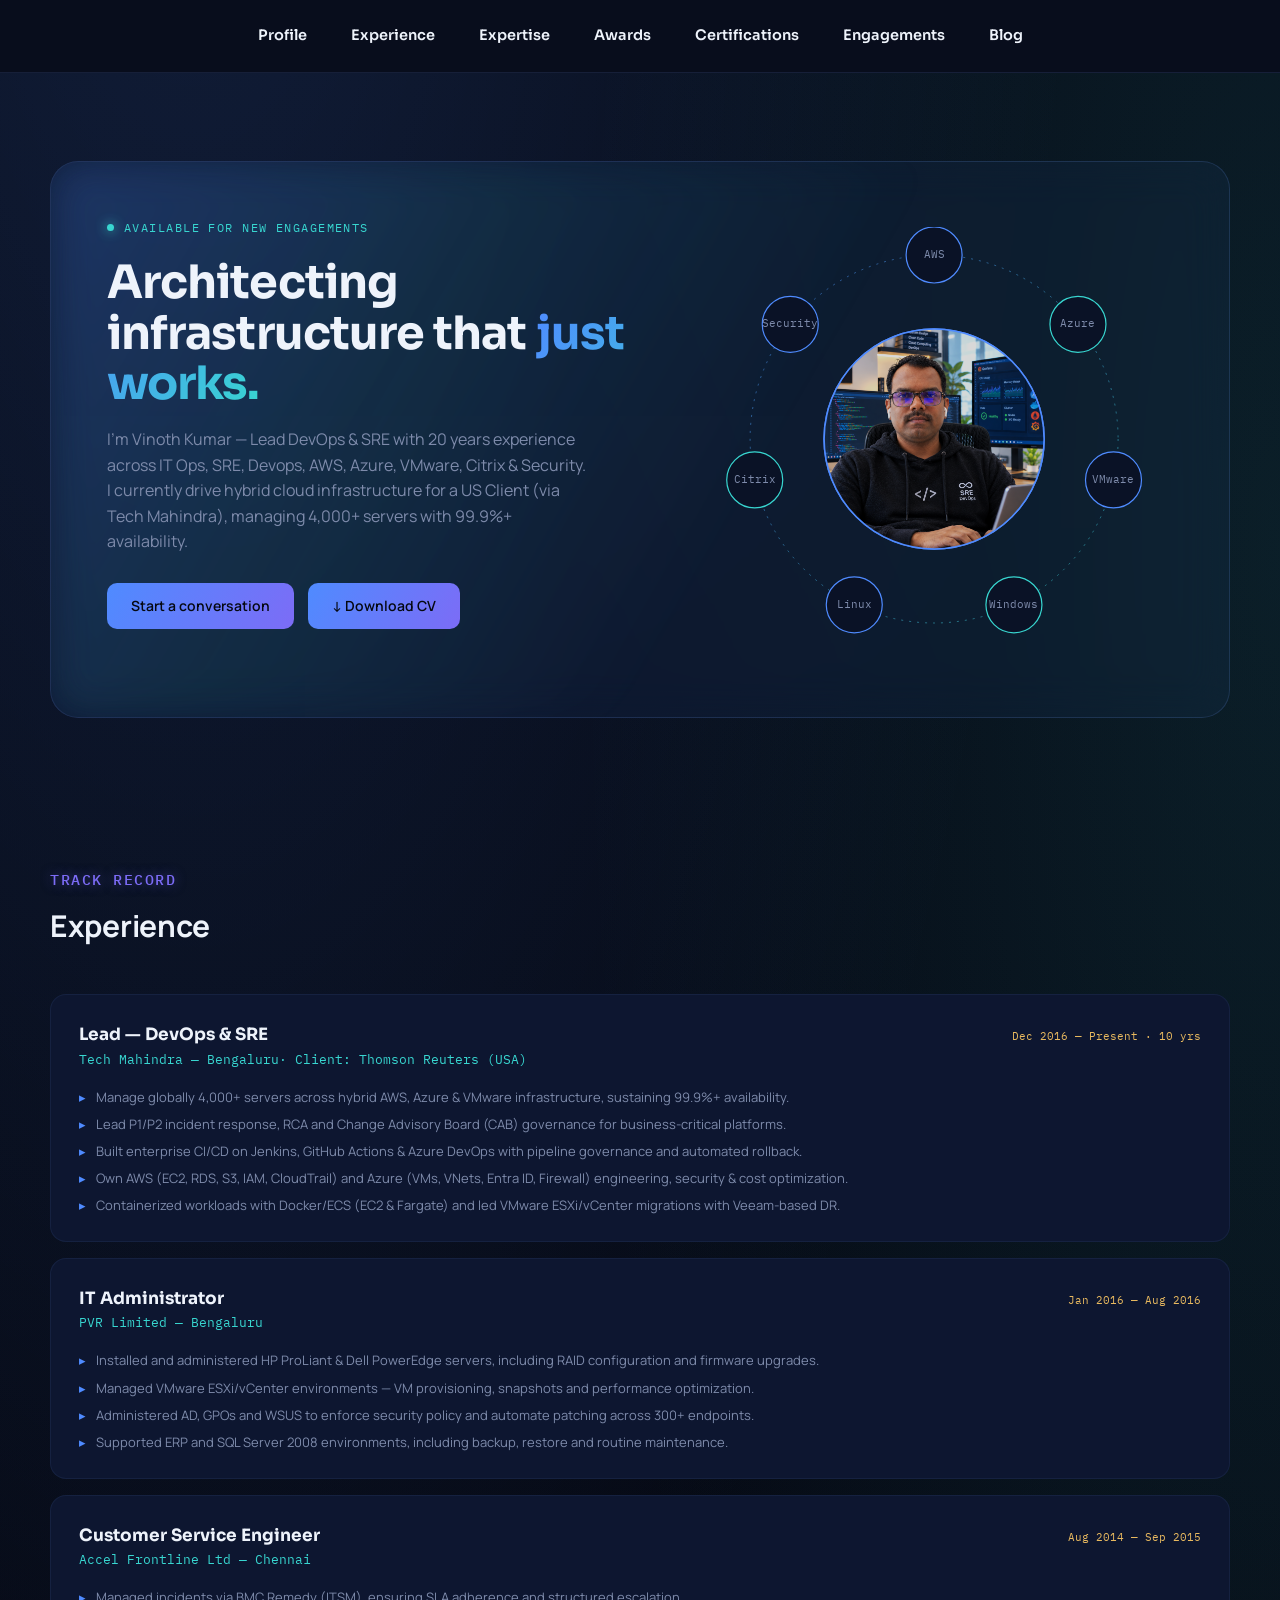
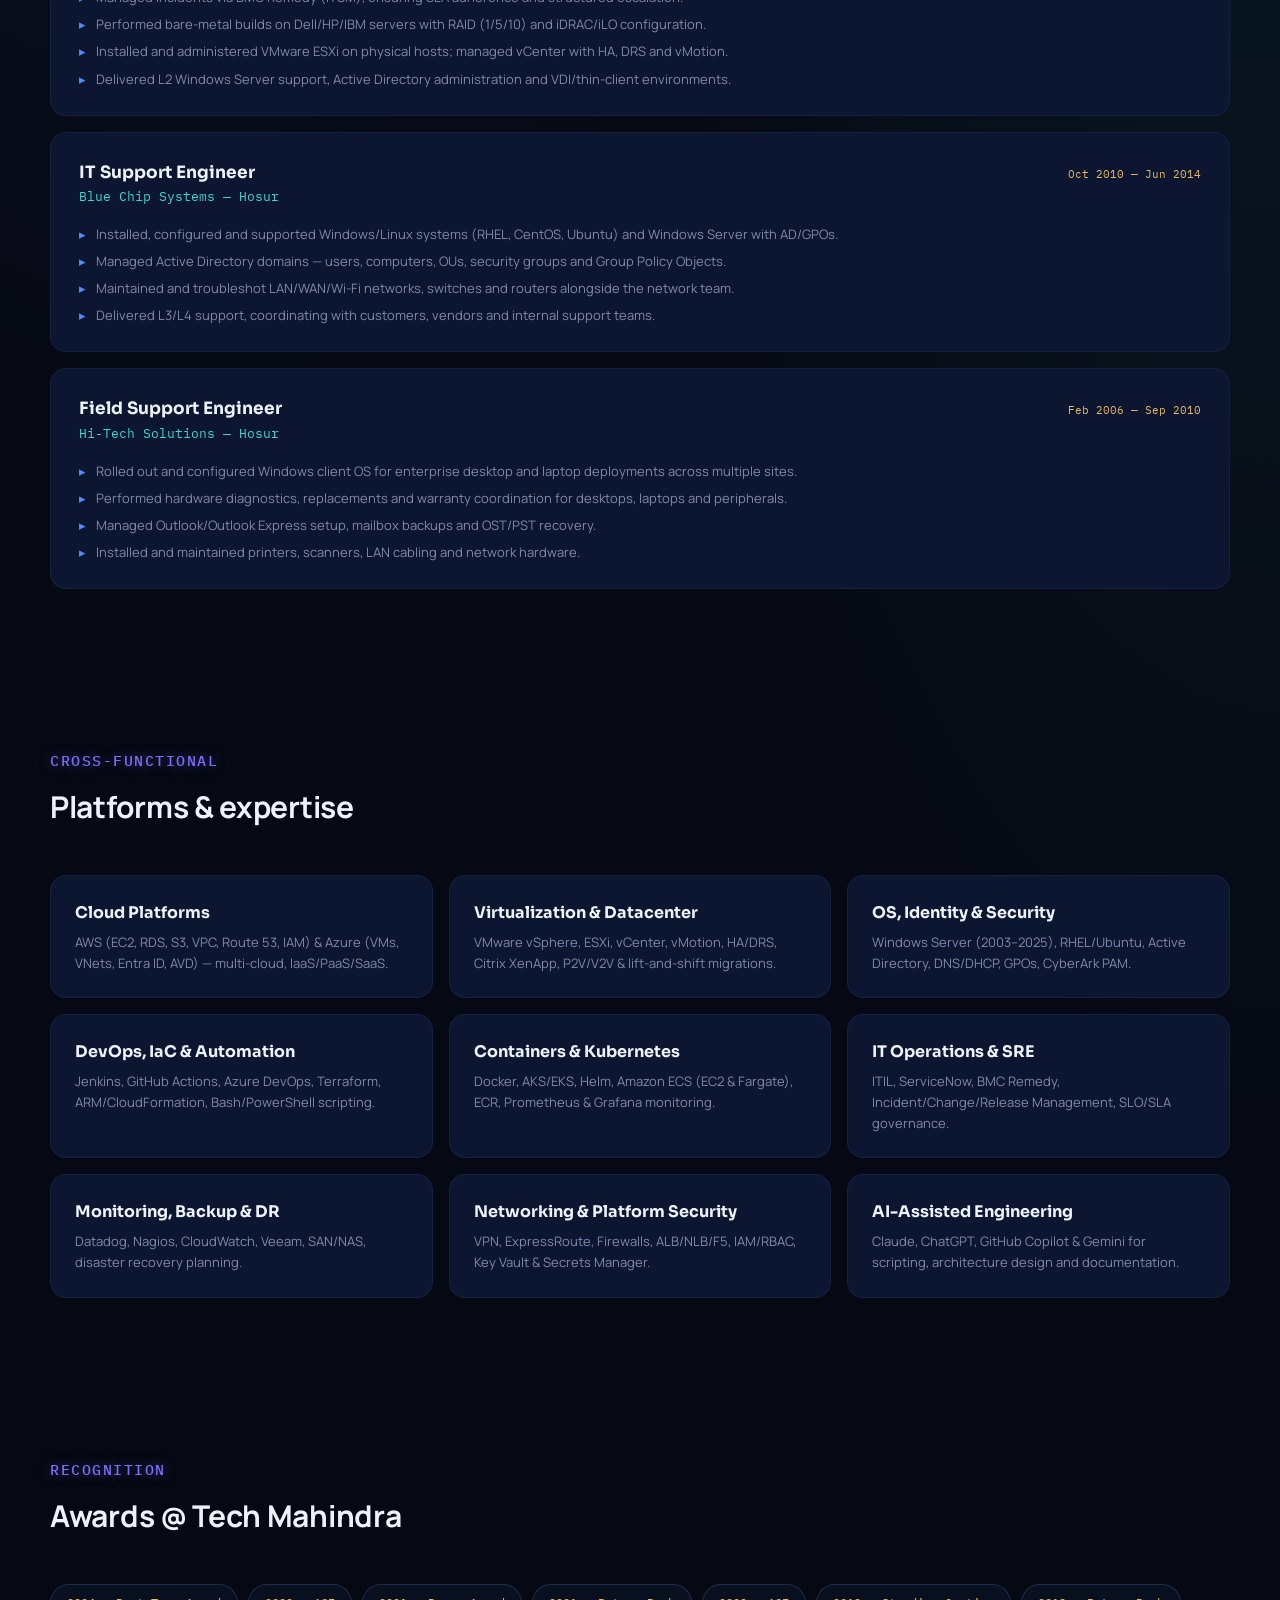
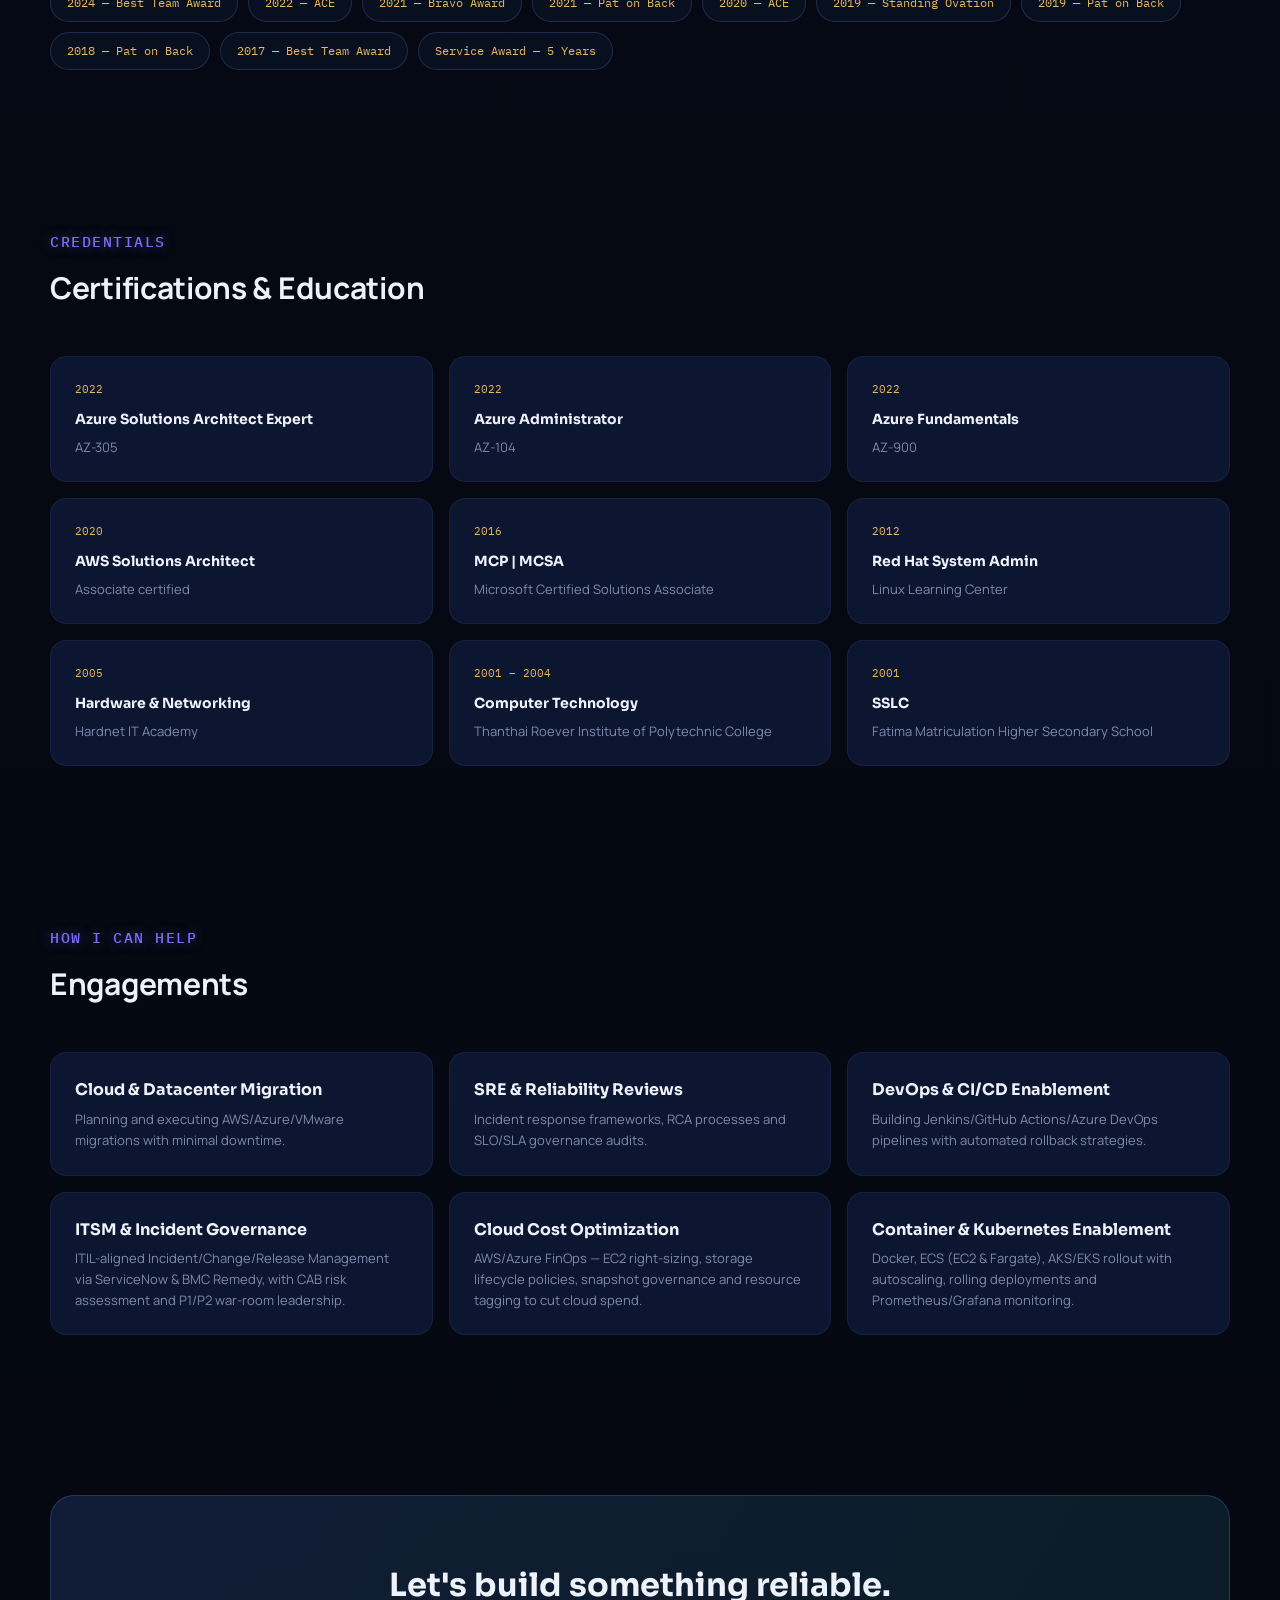
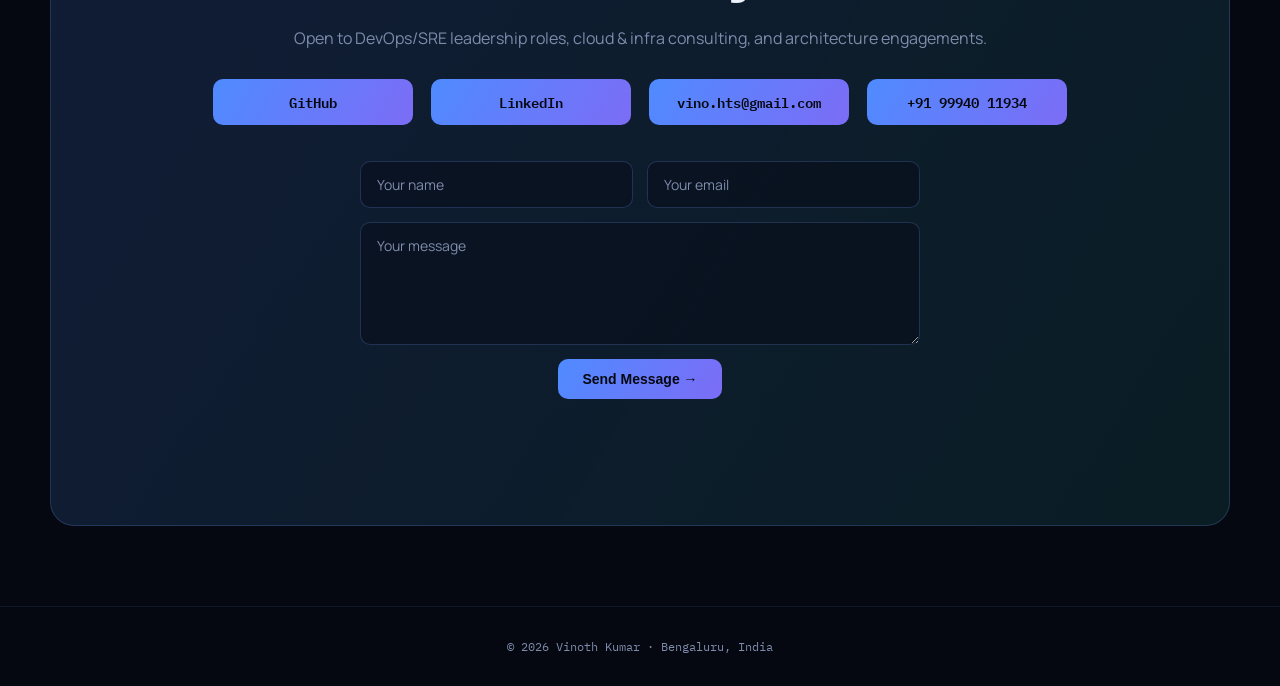
<file: index.html>
<!DOCTYPE html>
<html lang="en">
<head>
<meta charset="UTF-8">
<meta name="viewport" content="width=device-width, initial-scale=1.0">
<title>KVS-Lead DevOps & SRE | Cloud, VMware, IT Ops</title>
<link rel="preconnect" href="https://fonts.googleapis.com">
<link href="https://fonts.googleapis.com/css2?family=Sora:wght@400;600;700;800&family=Manrope:wght@400;500;600&family=IBM+Plex+Mono:wght@400;500&display=swap" rel="stylesheet">
<link rel="stylesheet" href="css/style.css">
</head>
<body>

<nav>
  <div class="wrap">
    <div class="navlinks" id="navLinks">
      <a href="#profile">Profile</a>
      <a href="#experience">Experience</a>
      <a href="#expertise">Expertise</a>
      <a href="#awards">Awards</a>
      <a href="#about">Certifications</a>
      <a href="#engagements">Engagements</a>
      <a href="blog/index.html" target="_blank" rel="noopener">Blog</a>
    </div>
    <button class="hamburger" id="hamburgerBtn" aria-label="Toggle menu" aria-expanded="false">
      <span></span><span></span><span></span>
    </button>
  </div>
</nav>

<header class="hero wrap" id="profile">
  <div class="hero-card">
    <div>
      <div class="eyebrow">Available for new engagements</div>
      <h1>Architecting infrastructure that <span class="accent">just works.</span></h1>
      <p class="hero-sub">I'm Vinoth Kumar — Lead DevOps &amp; SRE with 20 years experience across IT Ops, SRE, Devops, AWS, Azure, VMware, Citrix  &amp; Security. I currently drive hybrid cloud infrastructure for a US Client (via Tech Mahindra), managing 4,000+ servers with 99.9%+ availability.</p>
      <div class="hero-cta">
        <a class="btn-primary" href="#contact">Start a conversation</a>
        <a class="btn-primary" href="download/Lead-Devops-SRE-V20.0.pdf" target="_blank" rel="noopener" download>↓ Download CV</a>
      </div>
    </div>
    <div class="ring-wrap">
      <svg viewBox="0 0 425 425">
        <defs>
          <linearGradient id="ringGrad" x1="0" y1="0" x2="1" y2="1">
            <stop offset="0%" stop-color="#4f8bff"/>
            <stop offset="100%" stop-color="#38d6d0"/>
          </linearGradient>
        </defs>
        <circle cx="212" cy="212" r="184" fill="none" stroke="url(#ringGrad)" stroke-width="1" stroke-dasharray="2 6" opacity="0.5"/>
        <defs>
          <clipPath id="photoClip">
            <circle cx="212" cy="212" r="110"/>
          </clipPath>
        </defs>
        <circle cx="212" cy="212" r="110" fill="rgba(79,139,255,0.08)" stroke="#4f8bff" stroke-width="1.6"/>
        <image href="images/vino-05.png" x="102" y="102" width="220" height="220" clip-path="url(#photoClip)" preserveAspectRatio="xMidYMid slice"/>
        <circle cx="212" cy="212" r="110" fill="none" stroke="#4f8bff" stroke-width="1.6"/>
        <g id="orbitNodes"></g>
      </svg>
    </div>
  </div>
</header>

<section class="section wrap" id="experience">
  <div class="section-head">
    <div class="section-eyebrow">Track record</div>
    <div class="section-title">Experience</div>
  </div>
  <div class="exp-list">

    <div class="exp-item" data-reveal>
      <div class="exp-head">
        <div>
          <div class="exp-role">Lead — DevOps &amp; SRE</div>
          <div class="exp-company">Tech Mahindra — Bengaluru· Client: Thomson Reuters (USA)</div>
        </div>
        <div class="exp-dates">Dec 2016 — Present · 10 yrs</div>
      </div>
      <ul class="exp-bullets">
        <li>Manage globally 4,000+ servers across hybrid AWS, Azure &amp; VMware infrastructure, sustaining 99.9%+ availability.</li>
        <li>Lead P1/P2 incident response, RCA and Change Advisory Board (CAB) governance for business-critical platforms.</li>
        <li>Built enterprise CI/CD on Jenkins, GitHub Actions &amp; Azure DevOps with pipeline governance and automated rollback.</li>
        <li>Own AWS (EC2, RDS, S3, IAM, CloudTrail) and Azure (VMs, VNets, Entra ID, Firewall) engineering, security &amp; cost optimization.</li>
        <li>Containerized workloads with Docker/ECS (EC2 &amp; Fargate) and led VMware ESXi/vCenter migrations with Veeam-based DR.</li>
      </ul>
    </div>

    <div class="exp-item" data-reveal>
      <div class="exp-head">
        <div>
          <div class="exp-role">IT Administrator</div>
          <div class="exp-company">PVR Limited — Bengaluru</div>
        </div>
        <div class="exp-dates">Jan 2016 — Aug 2016</div>
      </div>
      <ul class="exp-bullets">
        <li>Installed and administered HP ProLiant &amp; Dell PowerEdge servers, including RAID configuration and firmware upgrades.</li>
        <li>Managed VMware ESXi/vCenter environments — VM provisioning, snapshots and performance optimization.</li>
        <li>Administered AD, GPOs and WSUS to enforce security policy and automate patching across 300+ endpoints.</li>
        <li>Supported ERP and SQL Server 2008 environments, including backup, restore and routine maintenance.</li>
      </ul>
    </div>

    <div class="exp-item" data-reveal>
      <div class="exp-head">
        <div>
          <div class="exp-role">Customer Service Engineer</div>
          <div class="exp-company">Accel Frontline Ltd — Chennai</div>
        </div>
        <div class="exp-dates">Aug 2014 — Sep 2015</div>
      </div>
      <ul class="exp-bullets">
        <li>Managed incidents via BMC Remedy (ITSM), ensuring SLA adherence and structured escalation.</li>
        <li>Performed bare-metal builds on Dell/HP/IBM servers with RAID (1/5/10) and iDRAC/iLO configuration.</li>
        <li>Installed and administered VMware ESXi on physical hosts; managed vCenter with HA, DRS and vMotion.</li>
        <li>Delivered L2 Windows Server support, Active Directory administration and VDI/thin-client environments.</li>
      </ul>
    </div>

    <div class="exp-item" data-reveal>
      <div class="exp-head">
        <div>
          <div class="exp-role">IT Support Engineer</div>
          <div class="exp-company">Blue Chip Systems — Hosur</div>
        </div>
        <div class="exp-dates">Oct 2010 — Jun 2014</div>
      </div>
      <ul class="exp-bullets">
        <li>Installed, configured and supported Windows/Linux systems (RHEL, CentOS, Ubuntu) and Windows Server with AD/GPOs.</li>
        <li>Managed Active Directory domains — users, computers, OUs, security groups and Group Policy Objects.</li>
        <li>Maintained and troubleshot LAN/WAN/Wi-Fi networks, switches and routers alongside the network team.</li>
        <li>Delivered L3/L4 support, coordinating with customers, vendors and internal support teams.</li>
      </ul>
    </div>

    <div class="exp-item" data-reveal>
      <div class="exp-head">
        <div>
          <div class="exp-role">Field Support Engineer</div>
          <div class="exp-company">Hi-Tech Solutions — Hosur</div>
        </div>
        <div class="exp-dates">Feb 2006 — Sep 2010</div>
      </div>
      <ul class="exp-bullets">
        <li>Rolled out and configured Windows client OS for enterprise desktop and laptop deployments across multiple sites.</li>
        <li>Performed hardware diagnostics, replacements and warranty coordination for desktops, laptops and peripherals.</li>
        <li>Managed Outlook/Outlook Express setup, mailbox backups and OST/PST recovery.</li>
        <li>Installed and maintained printers, scanners, LAN cabling and network hardware.</li>
      </ul>
    </div>

  </div>
</section>

<section class="section wrap" id="expertise">
  <div class="section-head">
    <div class="section-eyebrow">Cross-functional</div>
    <div class="section-title">Platforms &amp; expertise</div>
  </div>
  <div class="grid-3">
    <div class="panel" data-reveal><h3>Cloud Platforms</h3><p>AWS (EC2, RDS, S3, VPC, Route 53, IAM) &amp; Azure (VMs, VNets, Entra ID, AVD) — multi-cloud, IaaS/PaaS/SaaS.</p></div>
    <div class="panel" data-reveal><h3>Virtualization &amp; Datacenter</h3><p>VMware vSphere, ESXi, vCenter, vMotion, HA/DRS, Citrix XenApp, P2V/V2V &amp; lift-and-shift migrations.</p></div>
    <div class="panel" data-reveal><h3>OS, Identity &amp; Security</h3><p>Windows Server (2003–2025), RHEL/Ubuntu, Active Directory, DNS/DHCP, GPOs, CyberArk PAM.</p></div>
    <div class="panel" data-reveal><h3>DevOps, IaC &amp; Automation</h3><p>Jenkins, GitHub Actions, Azure DevOps, Terraform, ARM/CloudFormation, Bash/PowerShell scripting.</p></div>
    <div class="panel" data-reveal><h3>Containers &amp; Kubernetes</h3><p>Docker, AKS/EKS, Helm, Amazon ECS (EC2 &amp; Fargate), ECR, Prometheus &amp; Grafana monitoring.</p></div>
    <div class="panel" data-reveal><h3>IT Operations &amp; SRE</h3><p>ITIL, ServiceNow, BMC Remedy, Incident/Change/Release Management, SLO/SLA governance.</p></div>
    <div class="panel" data-reveal><h3>Monitoring, Backup &amp; DR</h3><p>Datadog, Nagios, CloudWatch, Veeam, SAN/NAS, disaster recovery planning.</p></div>
    <div class="panel" data-reveal><h3>Networking &amp; Platform Security</h3><p>VPN, ExpressRoute, Firewalls, ALB/NLB/F5, IAM/RBAC, Key Vault &amp; Secrets Manager.</p></div>
    <div class="panel" data-reveal><h3>AI-Assisted Engineering</h3><p>Claude, ChatGPT, GitHub Copilot &amp; Gemini for scripting, architecture design and documentation.</p></div>
  </div>
</section>

<section class="section wrap" id="awards">
  <div class="section-head">
    <div class="section-eyebrow">Recognition</div>
    <div class="section-title">Awards @ Tech Mahindra</div>
  </div>
  <div class="badges" data-reveal>
    <span class="badge">2024 — Best Team Award</span>
    <span class="badge">2022 — ACE</span>
    <span class="badge">2021 — Bravo Award</span>
    <span class="badge">2021 — Pat on Back</span>
    <span class="badge">2020 — ACE</span>
    <span class="badge">2019 — Standing Ovation</span>
    <span class="badge">2019 — Pat on Back</span>
    <span class="badge">2018 — Pat on Back</span>
    <span class="badge">2017 — Best Team Award</span>
    <span class="badge">Service Award — 5 Years</span>
  </div>
</section>

<section class="section wrap" id="about">
  <div class="section-head">
    <div class="section-eyebrow">Credentials</div>
    <div class="section-title">Certifications &amp; Education</div>
  </div>
  <div class="grid-3">
    <div class="panel" data-reveal><span class="tag">2022</span><h3 style="font-size:14px;">Azure Solutions Architect Expert</h3><p>AZ-305</p></div>
    <div class="panel" data-reveal><span class="tag">2022</span><h3 style="font-size:14px;">Azure Administrator</h3><p>AZ-104</p></div>
    <div class="panel" data-reveal><span class="tag">2022</span><h3 style="font-size:14px;">Azure Fundamentals</h3><p>AZ-900</p></div>
    <div class="panel" data-reveal><span class="tag">2020</span><h3 style="font-size:14px;">AWS Solutions Architect</h3><p>Associate certified</p></div>
    <div class="panel" data-reveal><span class="tag">2016</span><h3 style="font-size:14px;">MCP | MCSA</h3><p>Microsoft Certified Solutions Associate</p></div>
    <div class="panel" data-reveal><span class="tag">2012</span><h3 style="font-size:14px;">Red Hat System Admin</h3><p>Linux Learning Center</p></div>
    <div class="panel" data-reveal><span class="tag">2005</span><h3 style="font-size:14px;">Hardware &amp; Networking</h3><p>Hardnet IT Academy</p></div>
    <div class="panel" data-reveal><span class="tag">2001 – 2004</span><h3 style="font-size:14px;">Computer Technology</h3><p>Thanthai Roever Institute of Polytechnic College</p></div>
    <div class="panel" data-reveal><span class="tag">2001</span><h3 style="font-size:14px;">SSLC</h3><p>Fatima Matriculation Higher Secondary School</p></div>
  </div>
</section>

<section class="section wrap" id="engagements">
  <div class="section-head">
    <div class="section-eyebrow">How I can help</div>
    <div class="section-title">Engagements</div>
  </div>
  <div class="grid-3">
    <div class="panel" data-reveal><h3>Cloud &amp; Datacenter Migration</h3><p>Planning and executing AWS/Azure/VMware migrations with minimal downtime.</p></div>
    <div class="panel" data-reveal><h3>SRE &amp; Reliability Reviews</h3><p>Incident response frameworks, RCA processes and SLO/SLA governance audits.</p></div>
    <div class="panel" data-reveal><h3>DevOps &amp; CI/CD Enablement</h3><p>Building Jenkins/GitHub Actions/Azure DevOps pipelines with automated rollback strategies.</p></div>
    <div class="panel" data-reveal><h3>ITSM &amp; Incident Governance</h3><p>ITIL-aligned Incident/Change/Release Management via ServiceNow &amp; BMC Remedy, with CAB risk assessment and P1/P2 war-room leadership.</p></div>
    <div class="panel" data-reveal><h3>Cloud Cost Optimization</h3><p>AWS/Azure FinOps — EC2 right-sizing, storage lifecycle policies, snapshot governance and resource tagging to cut cloud spend.</p></div>
    <div class="panel" data-reveal><h3>Container &amp; Kubernetes Enablement</h3><p>Docker, ECS (EC2 &amp; Fargate), AKS/EKS rollout with autoscaling, rolling deployments and Prometheus/Grafana monitoring.</p></div>
  </div>
</section>

<section class="section wrap" id="contact">
  <div class="cta-band" data-reveal>
    <h2>Let's build something reliable.</h2>
    <p>Open to DevOps/SRE leadership roles, cloud &amp; infra consulting, and architecture engagements.</p>

    <div class="contact-boxes">
      <a class="contact-box" href="https://github.com/vinohts/" target="_blank" rel="noopener">GitHub</a>
      <a class="contact-box" href="https://www.linkedin.com/in/vinothkumar-shanmugam-6165664b/" target="_blank" rel="noopener">LinkedIn</a>
      <a class="contact-box" href="mailto:vino.hts@gmail.com">vino.hts@gmail.com</a>
      <a class="contact-box" href="tel:+919994011934">+91 99940 11934</a>
    </div>

    <form class="contact-form" id="contactForm" action="contact.php" method="POST">
      <div class="form-row">
        <input type="text" name="name" id="name" placeholder="Your name" required>
        <input type="email" name="email" id="email" placeholder="Your email" required>
      </div>
      <textarea name="message" id="message" rows="5" placeholder="Your message" required></textarea>
      <button type="submit" class="btn-primary form-submit">Send Message →</button>
      <p class="form-status" id="formStatus"></p>
    </form>
  </div>
</section>

<footer>© <span id="year"></span> Vinoth Kumar · Bengaluru, India</footer>



<script src="js/script.js"></script>
</body>
</html>
</file>
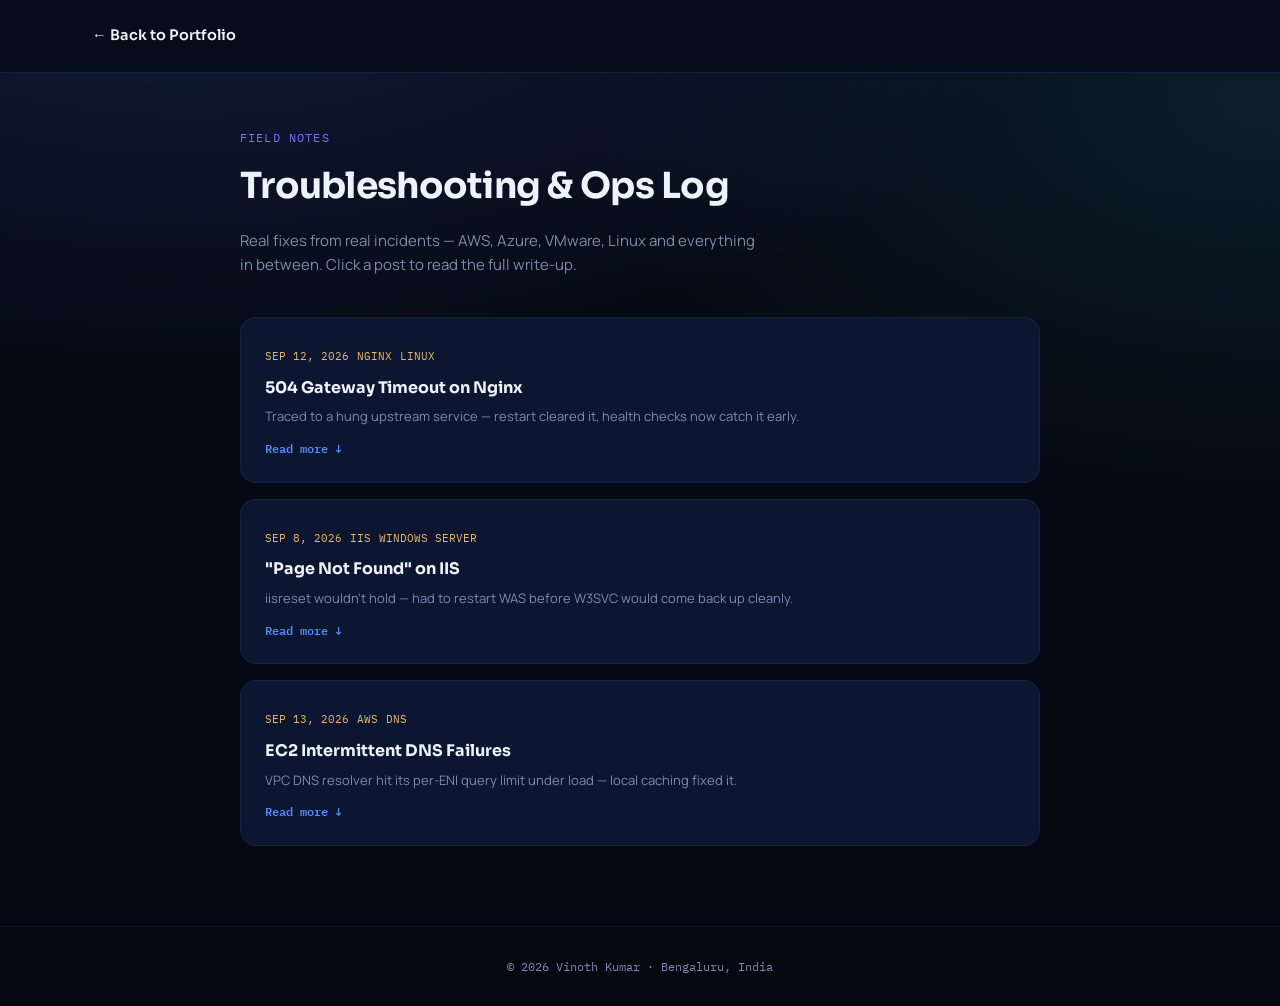
<file: blog/index.html>
<!DOCTYPE html>
<html lang="en">
<head>
<meta charset="UTF-8">
<meta name="viewport" content="width=device-width, initial-scale=1.0">
<title>Blog — Vinoth Kumar | DevOps &amp; SRE Troubleshooting Notes</title>
<link rel="preconnect" href="https://fonts.googleapis.com">
<link href="https://fonts.googleapis.com/css2?family=Sora:wght@400;600;700;800&family=Manrope:wght@400;500;600&family=IBM+Plex+Mono:wght@400;500&display=swap" rel="stylesheet">
<style>
  /* ===== Self-contained styles — same design tokens as the main site ===== */
  :root{
    --bg: #060a16;
    --panel: #0d1630;
    --glass: rgba(79,139,255,0.06);
    --blue: #4f8bff;
    --cyan: #38d6d0;
    --indigo: #7c6cf6;
    --gold: #e8b95f;
    --text: #eef3fb;
    --muted: #7e8bab;
    --mono: 'IBM Plex Mono', monospace;
  }
  *{box-sizing:border-box; margin:0; padding:0;}
  html{scroll-behavior:smooth;}
  body{
    background:
      radial-gradient(ellipse 70% 45% at 15% -8%, rgba(79,139,255,0.16), transparent),
      radial-gradient(ellipse 55% 40% at 100% 10%, rgba(56,214,208,0.10), transparent),
      linear-gradient(180deg, #060a16 0%, #050810 100%);
    color: var(--text);
    font-family:'Manrope', sans-serif;
    line-height:1.6;
  }
  a{color:inherit; text-decoration:none;}
  h1,h2,h3{font-family:'Sora', sans-serif;}
  .wrap{max-width:800px; margin:0 auto; padding:0 24px;}

  nav{
    position:sticky; top:0; z-index:50;
    background:#080d1c; border-bottom:1px solid rgba(120,160,255,0.12);
  }
  nav .wrap{ max-width:1180px; display:flex; align-items:center; height:72px; }
  nav a{
    font-family:'Sora', sans-serif; font-weight:600; font-size:14.5px; color:var(--text);
    padding:9px 18px; border-radius:10px; transition: background .25s, box-shadow .25s;
  }
  nav a:hover{
    background: linear-gradient(120deg, rgba(79,139,255,0.22), rgba(124,108,246,0.22));
    box-shadow: 0 4px 18px rgba(79,139,255,0.35);
  }

  .blog-hero{ padding:56px 0 30px; }
  .section-eyebrow{
    font-family:var(--mono); font-size:11.5px; color:var(--indigo); letter-spacing:0.1em;
    text-transform:uppercase; margin-bottom:10px;
  }
  .blog-hero h1{ font-weight:700; font-size:36px; letter-spacing:-0.02em; margin-bottom:14px; }
  .blog-hero p{ color:var(--muted); font-size:15px; max-width:520px; }

  .blog-posts{ padding:10px 0 80px; display:flex; flex-direction:column; gap:16px; }

  /* ===== identical box design to the main site's .panel ===== */
  .panel{
    background: var(--panel); border:1px solid rgba(120,160,255,0.08); border-radius:16px;
    padding:24px; cursor:pointer; transition: border-color .25s, transform .25s;
  }
  .panel:hover{ border-color:rgba(79,139,255,0.35); transform:translateY(-3px); }
  .panel .tag{
    font-family:var(--mono); font-size:10.5px; color:var(--gold); margin-bottom:10px; display:inline-block;
    margin-right:8px;
  }
  .panel h3{ font-size:16px; margin-bottom:6px; }
  .panel p{ font-size:13px; color:var(--muted); }

  .post-body{
    max-height:0; overflow:hidden; opacity:0;
    transition: max-height .4s ease, opacity .3s ease, margin-top .3s ease;
  }
  .panel.expanded .post-body{ max-height:2000px; opacity:1; margin-top:14px; }
  .post-body p{ font-size:14px; color:var(--muted); margin-bottom:12px; line-height:1.6; }
  .post-body p strong{ color:var(--text); }
  .post-steps{ list-style:none; margin:0 0 12px; padding:0; display:flex; flex-direction:column; gap:7px; }
  .post-steps li{ position:relative; padding-left:18px; color:var(--muted); font-size:13.5px; line-height:1.6; }
  .post-steps li::before{ content:'▸'; position:absolute; left:0; top:0; color:var(--blue); }
  .panel code{
    font-family:var(--mono); font-size:12px; background:rgba(6,10,22,0.5);
    padding:2px 6px; border-radius:4px; color:var(--cyan);
  }
  .post-toggle{
    display:block; margin-top:12px; font-family:var(--mono); font-size:11.5px;
    color:var(--blue); font-weight:600;
  }
  .toggle-less{ display:none; }
  .panel.expanded .toggle-more{ display:none; }
  .panel.expanded .toggle-less{ display:inline; color:var(--cyan); }

  footer{
    border-top:1px solid rgba(120,160,255,0.1); padding:30px 0; text-align:center;
    color:var(--muted); font-size:12px; font-family:var(--mono);
  }

  @media(max-width:600px){
    .blog-hero h1{ font-size:26px; }
    .panel{ padding:20px; }
  }
</style>
</head>
<body>

<nav>
  <div class="wrap">
    <a href="../index.html">← Back to Portfolio</a>
  </div>
</nav>

<header class="blog-hero wrap">
  <div class="section-eyebrow">Field notes</div>
  <h1>Troubleshooting &amp; Ops Log</h1>
  <p>Real fixes from real incidents — AWS, Azure, VMware, Linux and everything in between. Click a post to read the full write-up.</p>
</header>

<main class="wrap blog-posts">

  <div class="panel" id="post-nginx-504-gateway" onclick="this.classList.toggle('expanded')">
    <span class="tag">SEP 12, 2026</span><span class="tag">NGINX</span><span class="tag">LINUX</span>
    <h3>504 Gateway Timeout on Nginx</h3>
    <p>Traced to a hung upstream service — restart cleared it, health checks now catch it early.</p>

    <div class="post-body">
      <p><strong>Symptom:</strong> Users started hitting <code>504 Gateway Timeout</code> errors intermittently on a production web app fronted by Nginx. No deployments had gone out recently, and the errors weren't consistent — some requests succeeded, others timed out after ~60 seconds.</p>
      <p><strong>Root cause:</strong> Nginx was acting as a reverse proxy to an upstream application service. The upstream service had entered a degraded state — its worker processes were alive but no longer accepting new connections, likely due to a connection pool exhaustion issue on the app side. Nginx correctly waited for a response, hit its <code>proxy_read_timeout</code>, and returned a 504 to the client.</p>
      <p><strong>Fix:</strong></p>
      <ul class="post-steps">
        <li>Confirmed Nginx's error log (<code>/var/log/nginx/error.log</code>) showed repeated <code>upstream timed out</code> entries, ruling out Nginx config as the cause.</li>
        <li>Checked the upstream service with <code>systemctl status app-service</code> — process was running but not responding.</li>
        <li>Restarted the hung upstream service: <code>systemctl restart app-service</code>, clearing the stuck connections.</li>
        <li>Reloaded Nginx (<code>systemctl reload nginx</code>) to drop any queued requests pointed at the old worker.</li>
        <li>Lowered <code>proxy_read_timeout</code> and enabled active health checks on the upstream block.</li>
      </ul>
      <p><strong>Result:</strong> 504 errors stopped immediately. Added a monitoring alert on upstream response latency to catch this before it reaches users next time.</p>
    </div>
    <span class="post-toggle"><span class="toggle-more">Read more ↓</span><span class="toggle-less">Show less ↑</span></span>
  </div>

  <div class="panel" id="post-iis-was-restart" onclick="this.classList.toggle('expanded')">
    <span class="tag">SEP 8, 2026</span><span class="tag">IIS</span><span class="tag">WINDOWS SERVER</span>
    <h3>"Page Not Found" on IIS</h3>
    <p>iisreset wouldn't hold — had to restart WAS before W3SVC would come back up cleanly.</p>

    <div class="post-body">
      <p><strong>Symptom:</strong> A Windows Server-hosted site started throwing <strong>HTTP 404 — Page Not Found</strong> for every request, including static content that hadn't changed in months. A straightforward <code>iisreset</code> did not resolve it — the site came back up briefly, then failed again within seconds.</p>
      <p><strong>Root cause:</strong> IIS's World Wide Web Publishing Service (W3SVC) depends on the <strong>Windows Process Activation Service (WAS)</strong> to manage application pools and worker processes. WAS itself had entered a stopped/faulted state, likely due to a corrupted application pool configuration change made earlier that day.</p>
      <p><strong>Fix:</strong></p>
      <ul class="post-steps">
        <li>Checked Windows Services (<code>services.msc</code>) and confirmed both W3SVC and WAS were in a stopped/erratic state.</li>
        <li>Stopped both services manually and explicitly, one at a time — instead of a blanket <code>iisreset</code>.</li>
        <li>Started <strong>WAS first</strong>, since W3SVC depends on it being healthy.</li>
        <li>Once WAS reported "Running," started <strong>W3SVC</strong> next.</li>
        <li>Verified the affected application pool had recycled cleanly in IIS Manager before testing the site.</li>
      </ul>
      <p><strong>Result:</strong> Site came back up immediately and stayed stable. Lesson: when <code>iisreset</code> doesn't hold, check WAS specifically — the dependency order (WAS → W3SVC) matters.</p>
    </div>
    <span class="post-toggle"><span class="toggle-more">Read more ↓</span><span class="toggle-less">Show less ↑</span></span>
  </div>

  <div class="panel" id="post-example-dns-timeout" onclick="this.classList.toggle('expanded')">
    <span class="tag">SEP 13, 2026</span><span class="tag">AWS</span><span class="tag">DNS</span>
    <h3>EC2 Intermittent DNS Failures</h3>
    <p>VPC DNS resolver hit its per-ENI query limit under load — local caching fixed it.</p>

    <div class="post-body">
      <p><strong>Symptom:</strong> A subset of EC2 instances in a private subnet began failing outbound DNS lookups intermittently, causing application timeouts during peak traffic.</p>
      <p><strong>Root cause:</strong> VPC DNS resolver was hitting the default 1024 packets/sec per-ENI limit under high concurrent lookup volume, silently dropping excess queries.</p>
      <p><strong>Fix:</strong></p>
      <ul class="post-steps">
        <li>Deployed a local DNS caching layer (<code>dnsmasq</code> or <code>systemd-resolved</code>) on affected instances to reduce upstream query volume.</li>
        <li>Split high-traffic services across multiple ENIs to distribute DNS query load.</li>
        <li>Added CloudWatch alarms on VPC DNS query metrics to catch this proactively going forward.</li>
      </ul>
      <p><strong>Result:</strong> Timeout errors dropped to zero after rollout; verified over a full week of peak traffic cycles.</p>
    </div>
    <span class="post-toggle"><span class="toggle-more">Read more ↓</span><span class="toggle-less">Show less ↑</span></span>
  </div>

  <!-- ============================================= -->
  <!-- NEW POST TEMPLATE — copy this whole div.panel   -->
  <!-- block for every new post. Paste new posts as    -->
  <!-- the FIRST box here so newest stays at the top.  -->
  <!-- ============================================= -->

</main>

<footer>© <span id="year"></span> Vinoth Kumar · Bengaluru, India</footer>

<script>
  document.getElementById('year').textContent = new Date().getFullYear();
</script>
</body>
</html>
</file>
<file: css/style.css>
:root{
    --bg: #060a16;
    --bg-alt: #0a1226;
    --panel: #0d1630;
    --glass: rgba(79,139,255,0.06);
    --glass-border: rgba(120,160,255,0.16);
    --blue: #4f8bff;
    --cyan: #38d6d0;
    --indigo: #7c6cf6;
    --gold: #e8b95f;
    --text: #eef3fb;
    --muted: #7e8bab;
    --mono: 'IBM Plex Mono', monospace;
  }
  *{box-sizing:border-box; margin:0; padding:0;}
  html{scroll-behavior:smooth;}
  body{
    background:
      radial-gradient(ellipse 70% 45% at 15% -8%, rgba(79,139,255,0.16), transparent),
      radial-gradient(ellipse 55% 40% at 100% 10%, rgba(56,214,208,0.10), transparent),
      linear-gradient(180deg, #060a16 0%, #050810 100%);
    color: var(--text);
    font-family:'Manrope', sans-serif;
    line-height:1.6;
    overflow-x:hidden;
  }
  a{color:inherit; text-decoration:none;}
  .wrap{max-width:1180px; margin:0 auto; padding:0 32px;}
  h1,h2,h3,h4{font-family:'Sora', sans-serif;}

  /* NAV — solid, no blur, so the hero glass card reads as the special moment */
  nav{
    position:sticky; top:0; z-index:50;
    background: #080d1c;
    border-bottom:1px solid rgba(120,160,255,0.12);
  }
  nav .wrap{
    display:grid;
    grid-template-columns: 1fr auto 1fr;
    align-items:center;
    height:72px;
  }
  .navlinks{
    grid-column: 2;
    justify-self:center;
    display:flex; gap:6px; font-family:'Sora', sans-serif; font-size:14.5px; font-weight:600;
    color:var(--text);
  }
  .navlinks a{
    padding:9px 18px; border-radius:10px; border:1px solid transparent;
    transition: color .25s, background .25s, border-color .25s, box-shadow .25s, transform .25s;
  }
  .navlinks a:hover{
    color:var(--text);
    background: linear-gradient(120deg, rgba(79,139,255,0.22), rgba(124,108,246,0.22));
    border-color: rgba(120,160,255,0.4);
    box-shadow: 0 4px 18px rgba(79,139,255,0.35);
    transform: translateY(-1px);
  }
  .cv-btn{
    grid-column: 3;
    justify-self:end;
    font-family:var(--mono); font-size:12px; padding:9px 18px; border-radius:8px;
    background: linear-gradient(120deg, var(--blue), var(--indigo)); color:#050810; font-weight:600;
    transition: filter .2s;
  }
  .cv-btn:hover{filter:brightness(1.12);}

  /* hamburger button — hidden on desktop, shown only on mobile */
  .hamburger{
    display:none; flex-direction:column; justify-content:center; gap:5px;
    width:32px; height:32px; background:none; border:none; cursor:pointer; padding:0;
  }
  .hamburger span{
    display:block; width:100%; height:2px; background:var(--text); border-radius:2px;
    transition: transform .25s ease, opacity .25s ease;
  }
  .hamburger.open span:nth-child(1){ transform: translateY(7px) rotate(45deg); }
  .hamburger.open span:nth-child(2){ opacity:0; }
  .hamburger.open span:nth-child(3){ transform: translateY(-7px) rotate(-45deg); }

  /* HERO — this is where glassmorphism + gradient concentrate */
  .hero{padding:88px 0 70px;}
  .hero-card{
    background: var(--glass);
    backdrop-filter: blur(22px);
    border: 1px solid var(--glass-border);
    border-radius: 28px;
    padding: 56px;
    position: relative;
    overflow: hidden;
    display:grid; grid-template-columns:1.15fr 1fr; gap:40px; align-items:center;
  }
  .hero-card::before{
    content:''; position:absolute; inset:-2px; z-index:-1; border-radius:28px;
    background: linear-gradient(120deg, rgba(79,139,255,0.35), rgba(56,214,208,0.15), transparent 60%);
    opacity:0.6; filter: blur(20px);
  }

  .eyebrow{
    font-family:var(--mono); font-size:12px; color:var(--cyan); letter-spacing:0.12em;
    text-transform:uppercase; display:flex; align-items:center; gap:10px; margin-bottom:20px;
  }
  .eyebrow::before{content:''; width:7px; height:7px; border-radius:50%; background:var(--cyan); box-shadow:0 0 12px var(--cyan); animation:pulse 2s infinite;}
  @keyframes pulse{0%,100%{opacity:1;} 50%{opacity:0.4;}}

  /* orbit animation for the platform circles around the center KVS circle */
  @keyframes orbit{
    from{ transform: rotate(0deg); }
    to{ transform: rotate(360deg); }
  }
  @keyframes counter-orbit{
    from{ transform: rotate(0deg); }
    to{ transform: rotate(-360deg); }
  }
  /* pause the orbit on hover so labels are easy to read */
  .ring-wrap:hover .orbit-node,
  .ring-wrap:hover .orbit-counter{
    animation-play-state: paused;
  }

  h1{font-weight:700; font-size:46px; line-height:1.1; letter-spacing:-0.02em; margin-bottom:18px;}
  h1 .accent{background:linear-gradient(120deg, var(--blue), var(--cyan)); -webkit-background-clip:text; background-clip:text; color:transparent;}
  .hero-sub{color:var(--muted); font-size:16px; max-width:480px; margin-bottom:28px;}
  .hero-cta{display:flex; gap:14px; margin-bottom:32px;}
  .btn-primary{
    background: linear-gradient(120deg, var(--blue), var(--indigo)); color:#050810; font-weight:600;
    padding:12px 24px; border-radius:10px; font-size:14px; transition: transform .2s, box-shadow .2s;
  }
  .btn-primary:hover{transform:translateY(-2px); box-shadow:0 10px 30px rgba(79,139,255,0.35);}
  .btn-ghost{
    padding:12px 24px; border-radius:10px; font-size:14px; border:1px solid rgba(120,160,255,0.22); transition:all .2s;
  }
  .btn-ghost:hover{border-color:var(--blue);}
  .socials{display:flex; gap:35px; font-family:var(--mono); font-size:14px; font-weight:500; color:var(--muted);}
  .socials a:hover{color:var(--cyan);}

  /* signature portrait ring — replaces network diagram, still same idea: platforms orbiting */
  .ring-wrap{position:relative; height:425px; display:flex; align-items:center; justify-content:center;}
  .ring-wrap svg{width:100%; height:100%;}
  .platform-label{font-family:var(--mono); font-size:10.5px; fill:var(--muted);}

  /* SECTIONS — mostly solid panels, no blur; glass reserved for hero + one CTA */
  .section{padding:80px 0;}
  .section-head{margin-bottom:44px;}
  .section-eyebrow{
    font-family:var(--mono); font-size:15px; font-weight:500; color:var(--indigo);
    letter-spacing:0.1em; text-transform:uppercase; margin-bottom:10px;
    text-shadow: 0 0 12px rgba(124,108,246,0.5);
  }
  .section-title{font-weight:700; font-size:30px; letter-spacing:-0.01em;}

  .grid-3{display:grid; grid-template-columns:repeat(3,1fr); gap:16px;}
  .grid-4{display:grid; grid-template-columns:repeat(4,1fr); gap:14px;}
  .panel{
    background: var(--panel); border:1px solid rgba(120,160,255,0.08); border-radius:16px; padding:24px;
    transition: border-color .25s, transform .25s;
  }
  .panel:hover{border-color:rgba(79,139,255,0.35); transform:translateY(-3px);}
  .panel .tag{font-family:var(--mono); font-size:10.5px; color:var(--gold); margin-bottom:10px; display:block;}
  .panel h3{font-size:16px; margin-bottom:6px;}
  .panel p{font-size:13px; color:var(--muted);}

  /* one more gradient moment: the CTA band */
  .cta-band{
    border-radius:24px; padding:64px 48px; text-align:center; position:relative; overflow:hidden;
    background: linear-gradient(120deg, rgba(79,139,255,0.16), rgba(56,214,208,0.10));
    border:1px solid rgba(120,160,255,0.2);
  }
  .cta-band h2{font-size:32px; margin-bottom:14px;}
  .cta-band p{color:var(--muted); margin-bottom:28px;}
  .contact-boxes{
    display:flex; align-items:center; justify-content:center; gap:18px; flex-wrap:wrap;
  }
  .contact-box{
    font-family:var(--mono); font-size:13.5px; font-weight:600; color:#050810;
    width:200px; text-align:center;
    padding:12px 16px; border-radius:10px; border:none;
    background: linear-gradient(120deg, var(--blue), var(--indigo)); transition: all .2s;
    white-space:nowrap; overflow:hidden; text-overflow:ellipsis;
  }
  .contact-box:hover{
    transform:translateY(-2px); box-shadow:0 10px 30px rgba(79,139,255,0.35); filter:brightness(1.12);
  }

  /* contact form */
  .contact-form{
    max-width:560px; margin:36px auto 0; display:flex; flex-direction:column; gap:14px;
  }
  .form-row{ display:flex; gap:14px; }
  .contact-form input,
  .contact-form textarea{
    width:100%; font-family:'Manrope', sans-serif; font-size:14px; color:var(--text);
    background: rgba(6,10,22,0.5); border:1px solid rgba(120,160,255,0.22); border-radius:10px;
    padding:13px 16px; transition: border-color .2s;
  }
  .contact-form input::placeholder,
  .contact-form textarea::placeholder{ color:var(--muted); }
  .contact-form input:focus,
  .contact-form textarea:focus{ outline:none; border-color:var(--blue); }
  .contact-form textarea{ resize:vertical; min-height:110px; }
  .form-submit{ align-self:center; border:none; cursor:pointer; }
  .form-status{
    font-family:var(--mono); font-size:12.5px; text-align:center; min-height:16px; margin-top:4px;
  }
  .form-status.success{ color:var(--cyan); }
  .form-status.error{ color:#ff8a8a; }

  footer{border-top:1px solid rgba(120,160,255,0.1); padding:30px 0; text-align:center; color:var(--muted); font-size:12px; font-family:var(--mono);}

  @media(max-width:900px){
    .hero-card{grid-template-columns:1fr; padding:32px;}
    h1{font-size:32px;}
    .grid-3, .grid-4{grid-template-columns:1fr 1fr;}

    .hamburger{ display:flex; }
    nav .wrap{ grid-template-columns: 1fr auto; }
    .navlinks{
      display:flex; flex-direction:column; gap:0;
      position:absolute; top:72px; left:0; right:0;
      background: rgba(6,10,22,0.98);
      border-bottom:1px solid rgba(120,160,255,0.14);
      max-height:0; overflow:hidden;
      transition: max-height .3s ease;
    }
    .navlinks.open{ max-height:400px; }
    .navlinks a{
      padding:14px 32px; border-top:1px solid rgba(120,160,255,0.08);
    }
  }

  /* phone-specific tuning */
  @media(max-width:480px){
    .wrap{ padding:0 18px; }
    .hero{ padding:56px 0 40px; }
    .hero-card{ padding:22px; border-radius:20px; }
    h1{ font-size:26px; }
    .hero-sub{ font-size:14.5px; max-width:100%; }
    .hero-cta{ flex-direction:column; gap:10px; }
    .btn-primary, .btn-ghost{ text-align:center; width:100%; }
    .socials{ gap:12px; font-size:11px; }

    .ring-wrap{ height:300px; }

    .section{ padding:52px 0; }
    .section-title{ font-size:24px; }

    .grid-3, .grid-4{ grid-template-columns:1fr; }

    .exp-item{ padding:18px; }
    .exp-role{ font-size:15.5px; }
    .exp-dates{ font-size:10px; }

    .cta-band{ padding:40px 22px; }
    .cta-band h2{ font-size:24px; }
    .contact-box{ width:100%; }
    .form-row{ flex-direction:column; }

    .cv-btn{ display:none; }
  }
  [data-reveal]{opacity:0; transform:translateY(16px); transition:opacity .6s ease, transform .6s ease;}
  [data-reveal].in{opacity:1; transform:translateY(0);}

  /* ===== Experience timeline (added for resume-driven content) ===== */
  .exp-list{display:flex; flex-direction:column; gap:16px;}
  .exp-item{
    background: var(--panel); border:1px solid rgba(120,160,255,0.08); border-radius:16px;
    padding:26px 28px; transition: border-color .25s, transform .25s;
  }
  .exp-item:hover{border-color:rgba(79,139,255,0.35); transform:translateY(-3px);}
  .exp-head{display:flex; justify-content:space-between; align-items:baseline; flex-wrap:wrap; gap:8px; margin-bottom:4px;}
  .exp-role{font-family:'Sora', sans-serif; font-weight:700; font-size:17px;}
  .exp-company{color:var(--cyan); font-family:var(--mono); font-size:12.5px; margin-bottom:14px;}
  .exp-dates{font-family:var(--mono); font-size:11px; color:var(--gold); white-space:nowrap;}
  .exp-bullets{list-style:none; margin:0; padding:0; display:flex; flex-direction:column; gap:7px;}
  .exp-bullets li{position:relative; padding-left:17px; font-size:13px; color:var(--muted); line-height:1.55;}
  .exp-bullets li::before{content:'▸'; position:absolute; left:0; top:0; color:var(--blue);}

  /* ===== Award badges ===== */
  .badges{display:flex; flex-wrap:wrap; gap:10px;}
  .badge{
    font-family:var(--mono); font-size:11.5px; padding:9px 16px; border-radius:999px;
    background: var(--glass); border:1px solid rgba(120,160,255,0.2); color:var(--gold); white-space:nowrap;
  }

  @media(max-width:900px){
    .exp-item{padding:20px;}
    .exp-dates{font-size:10.5px;}
  }
</file>
